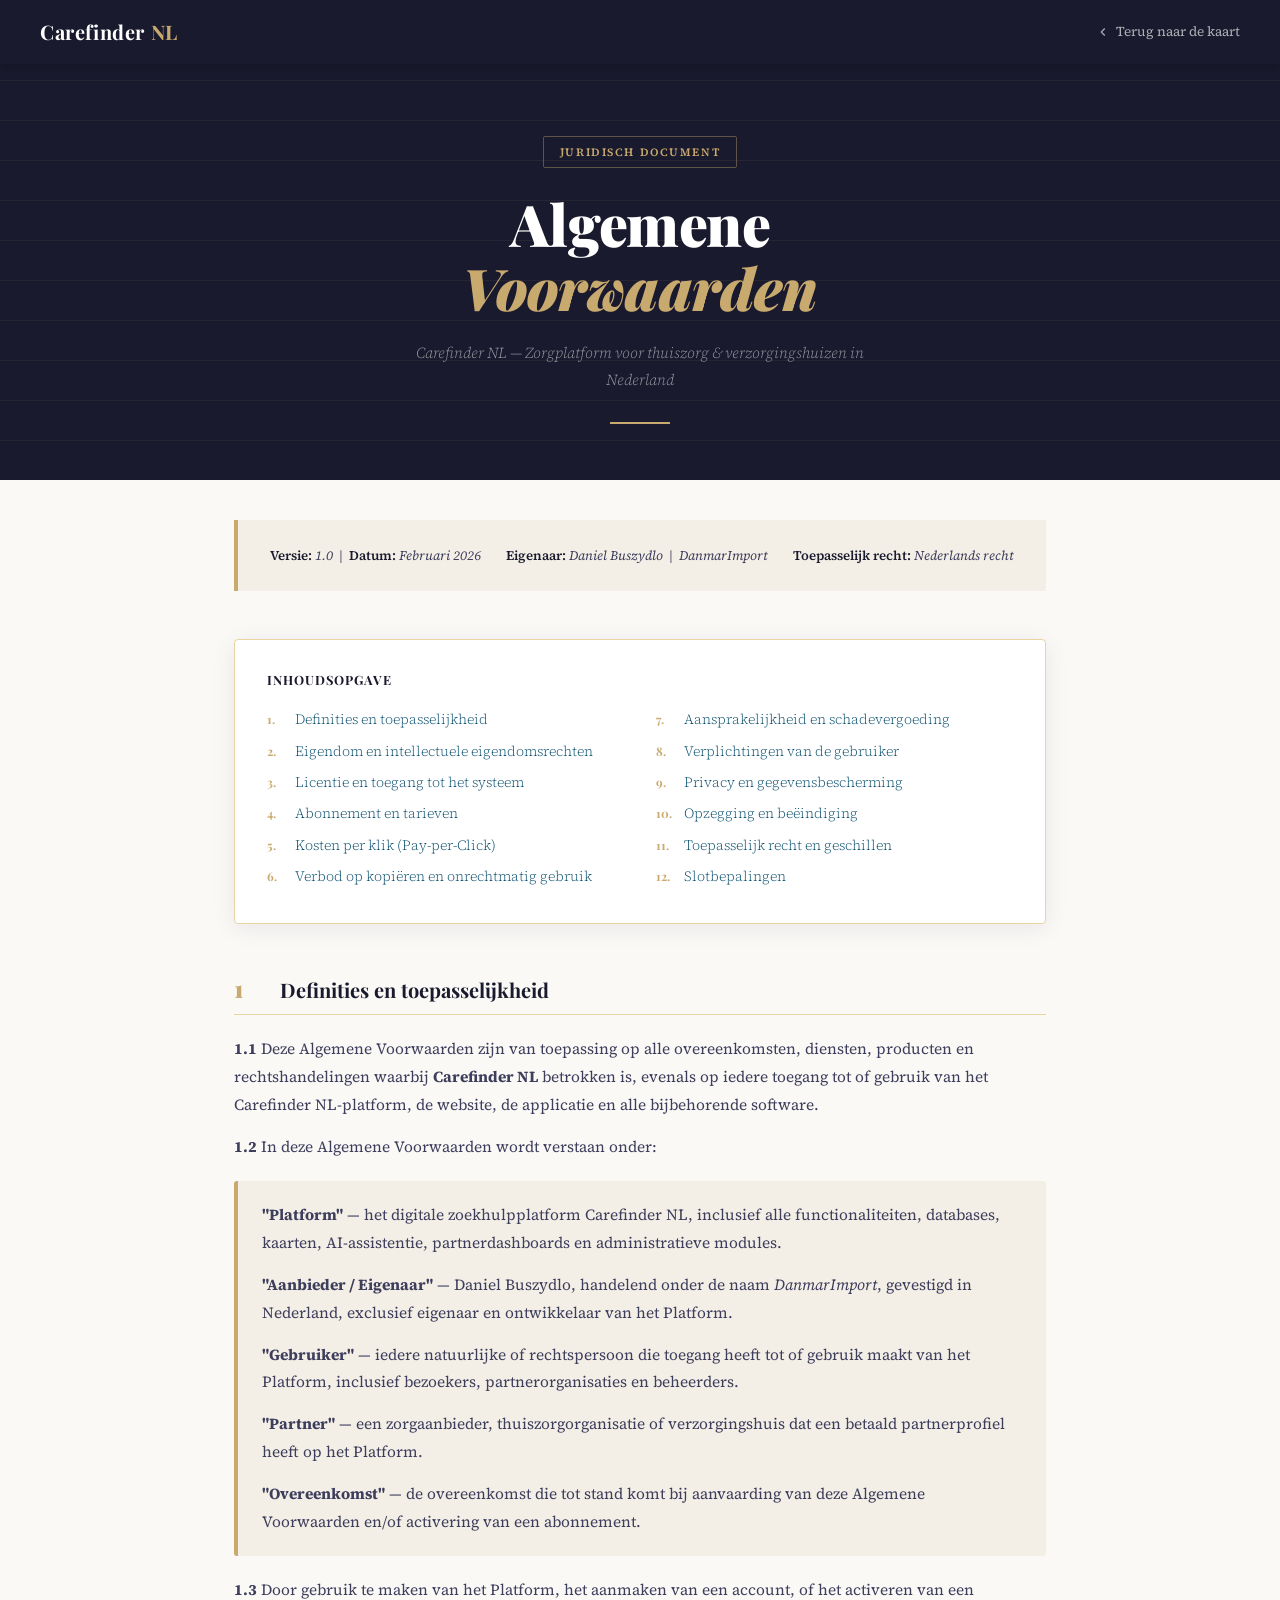
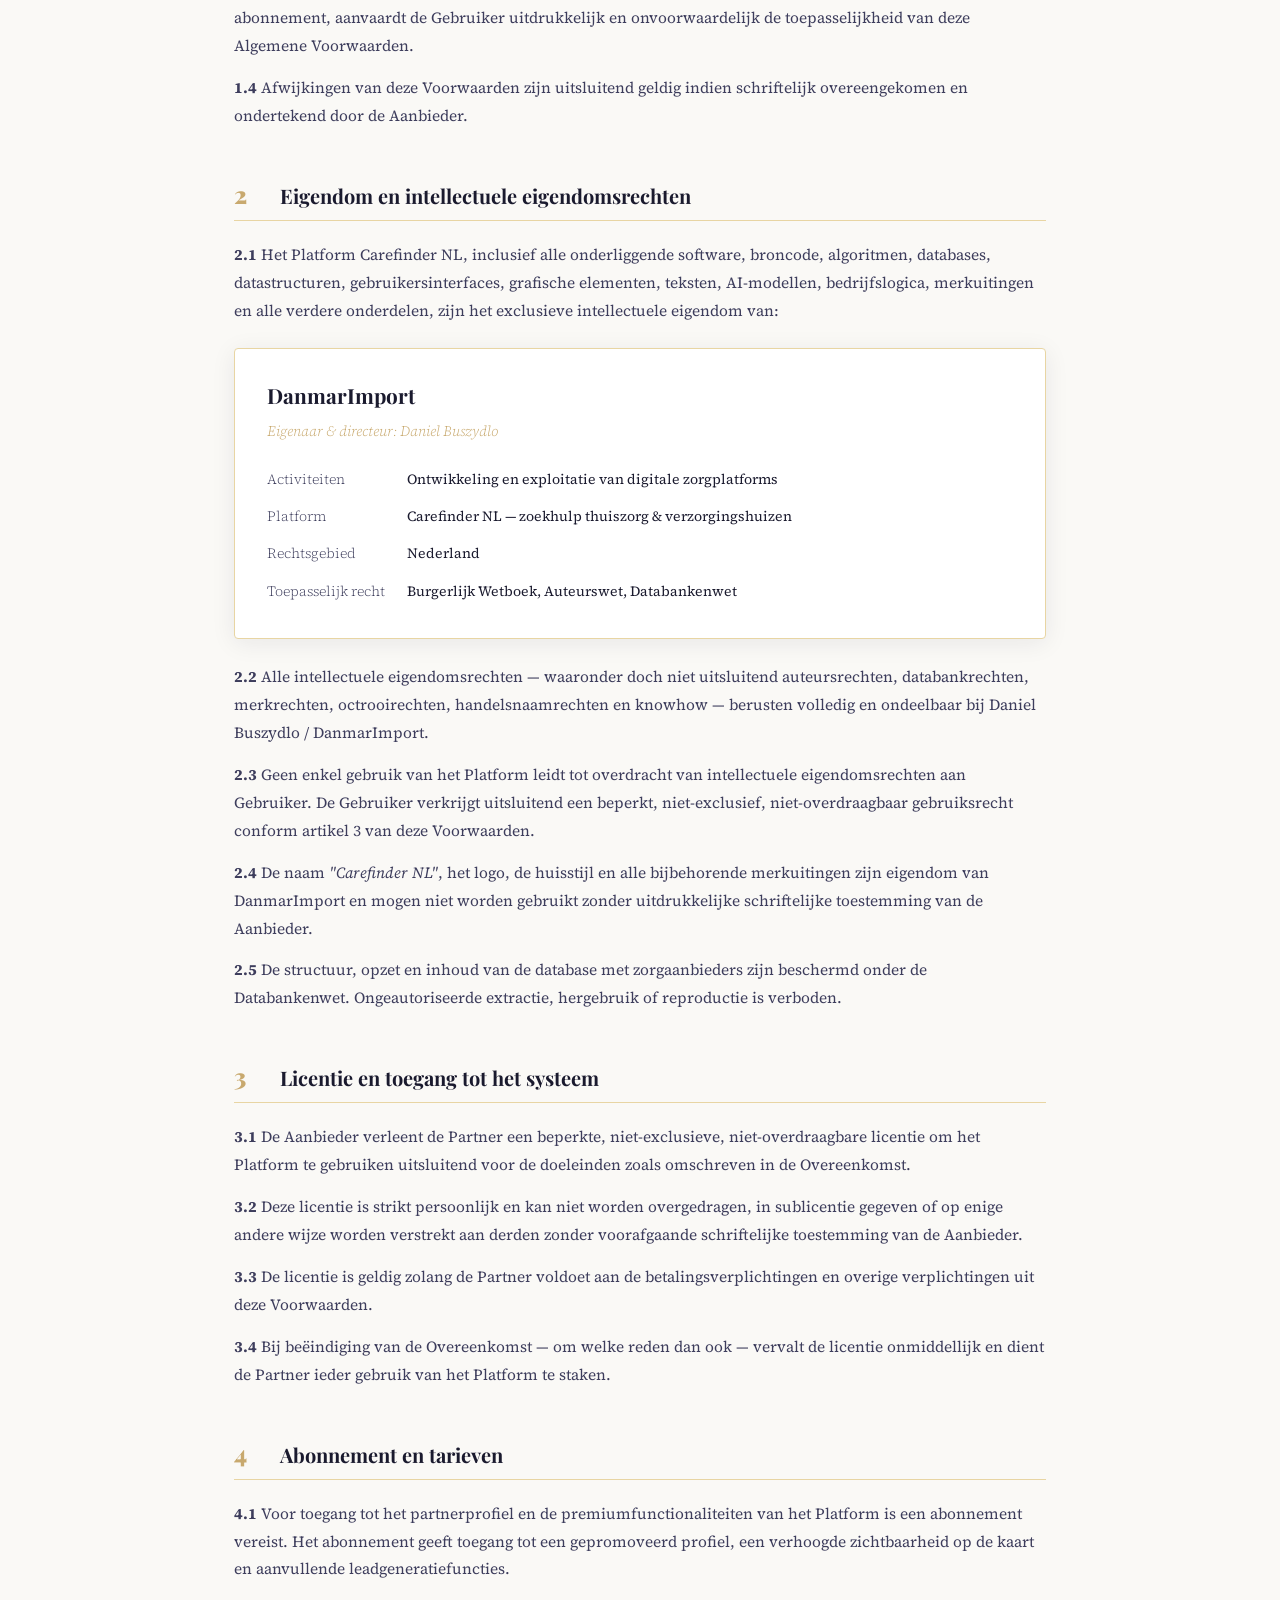
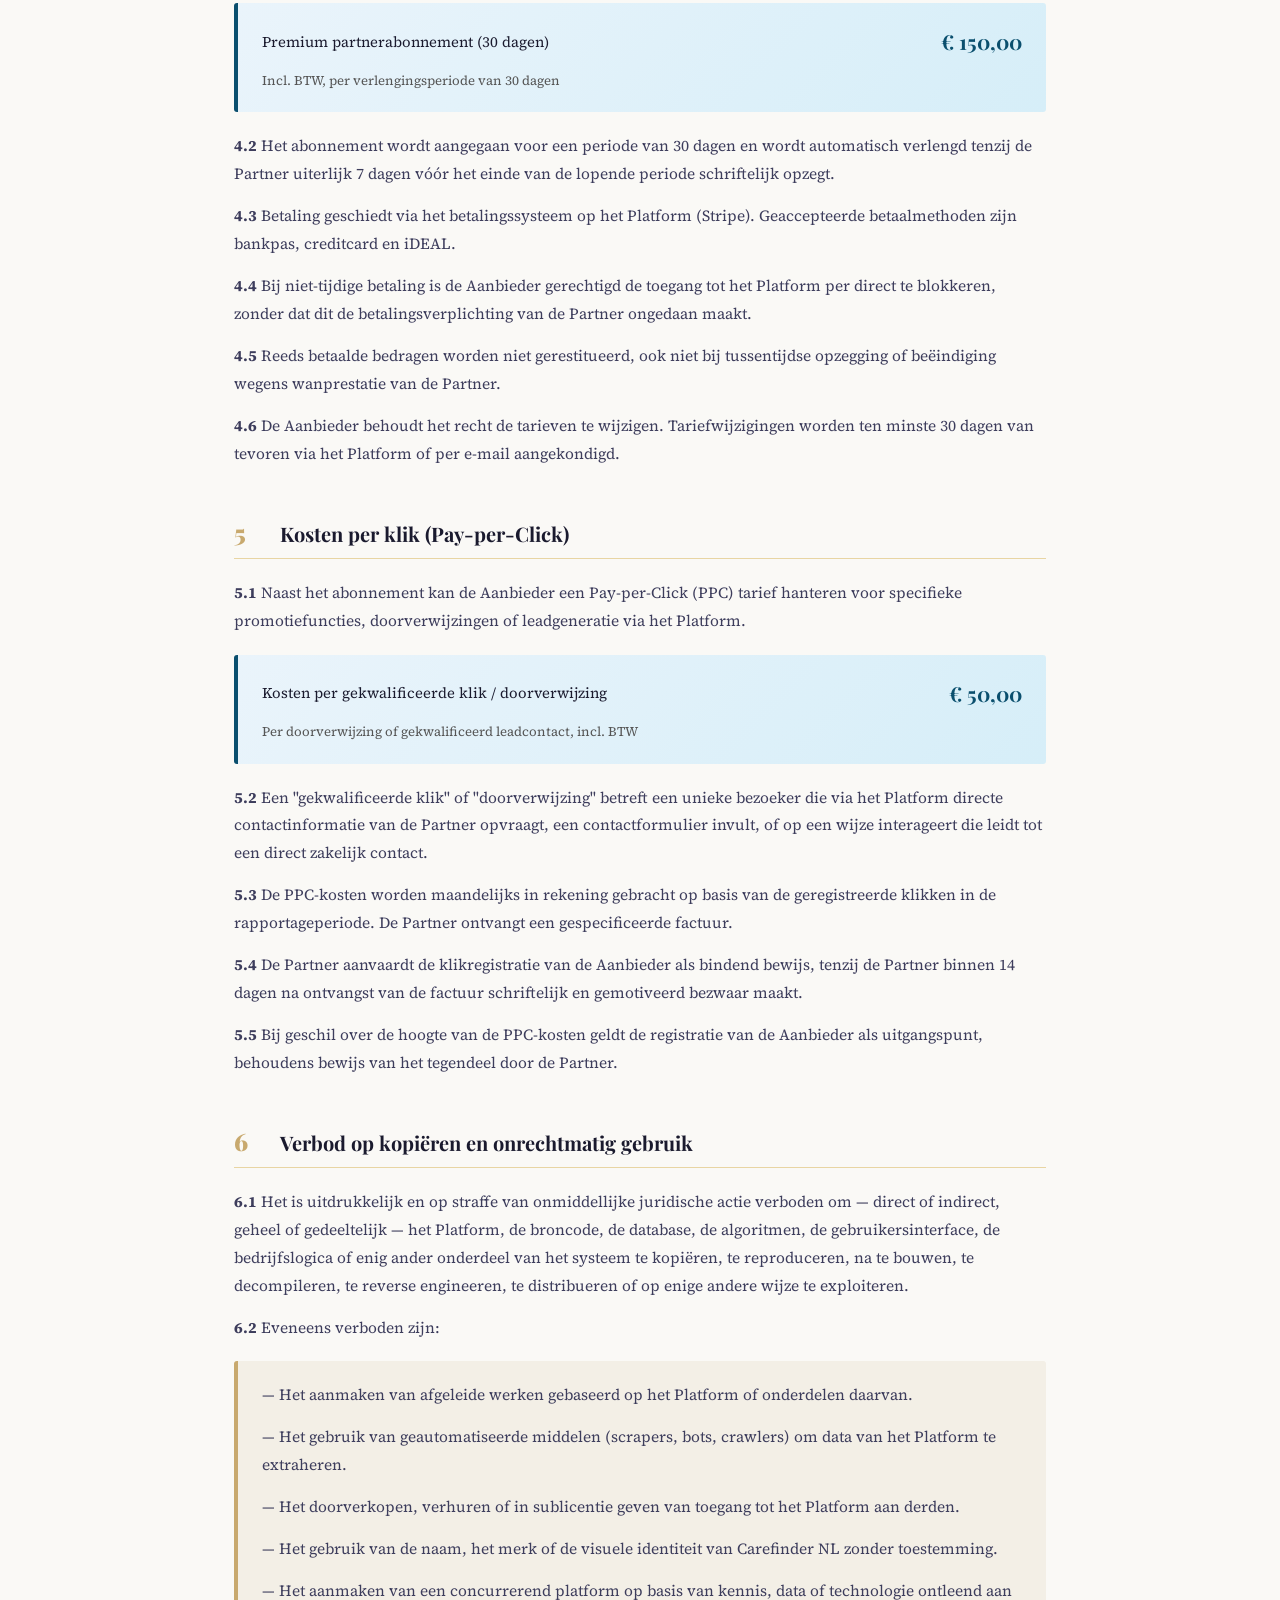
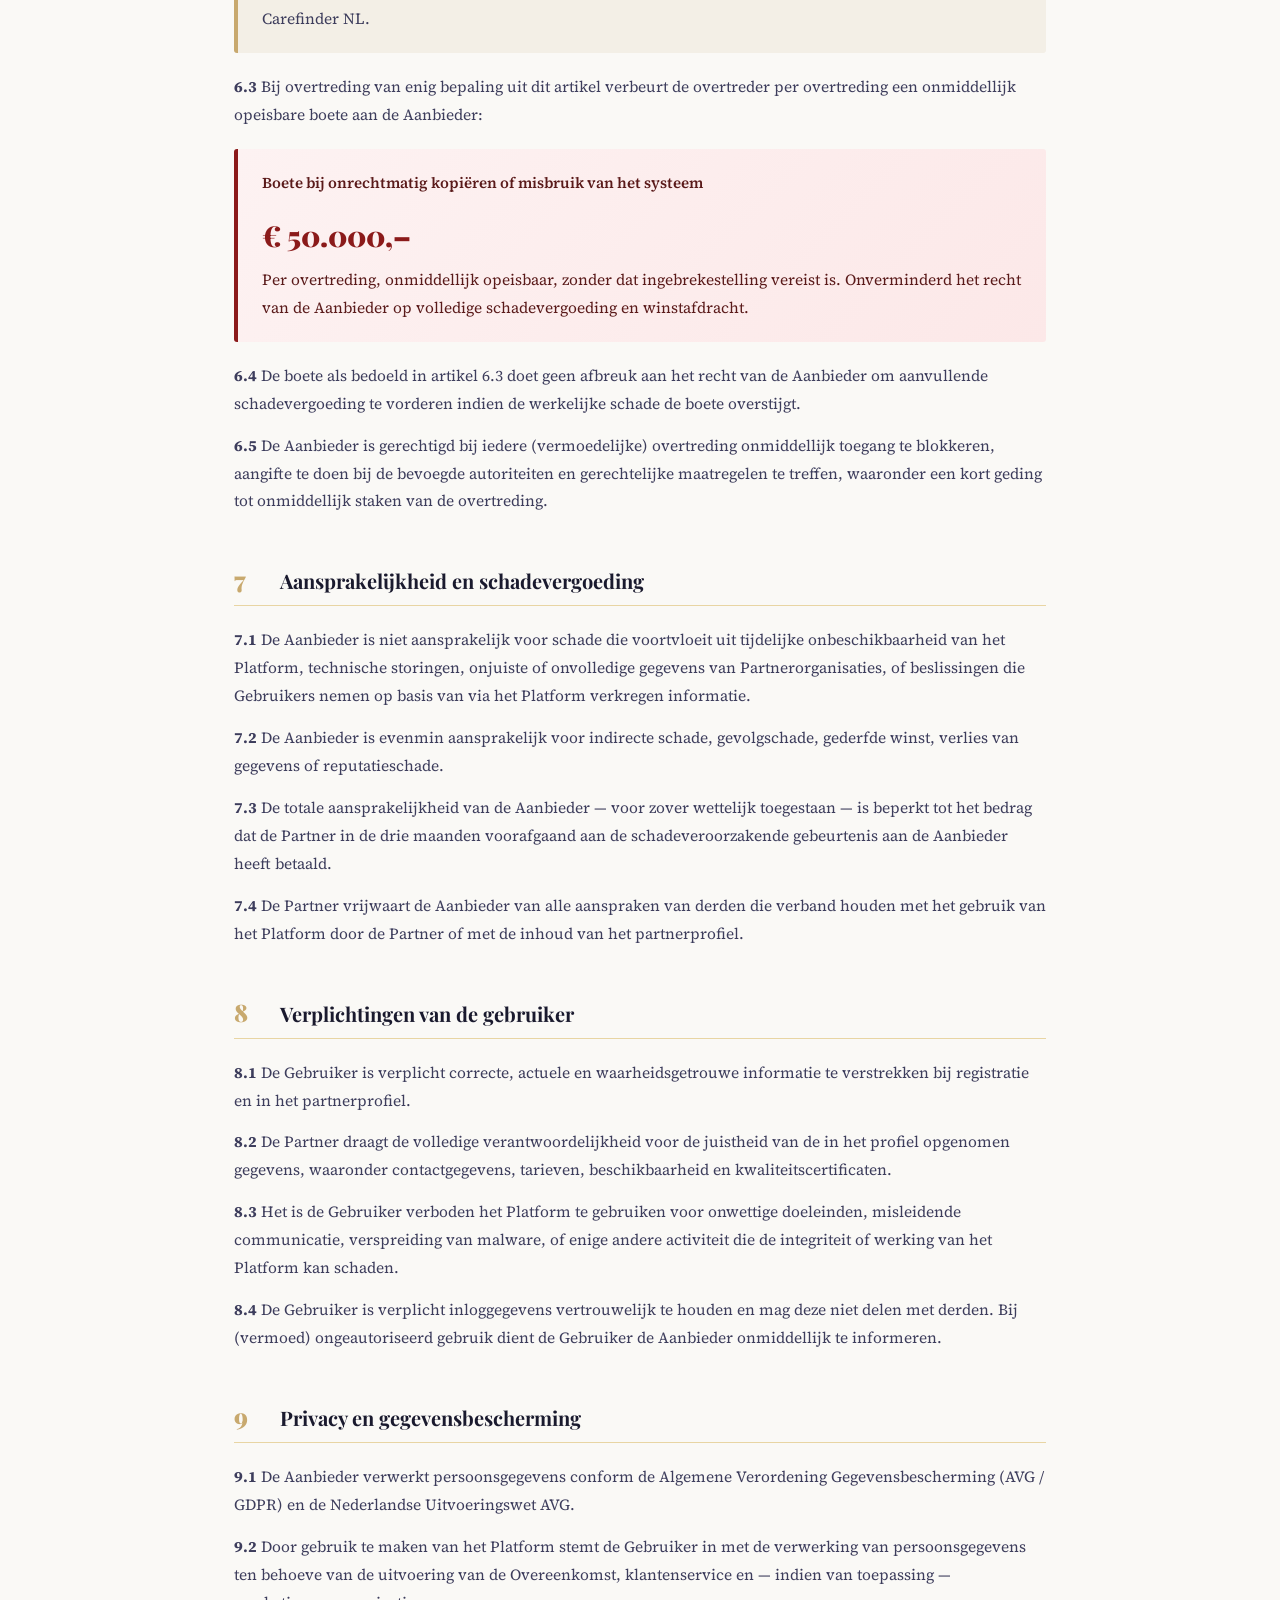
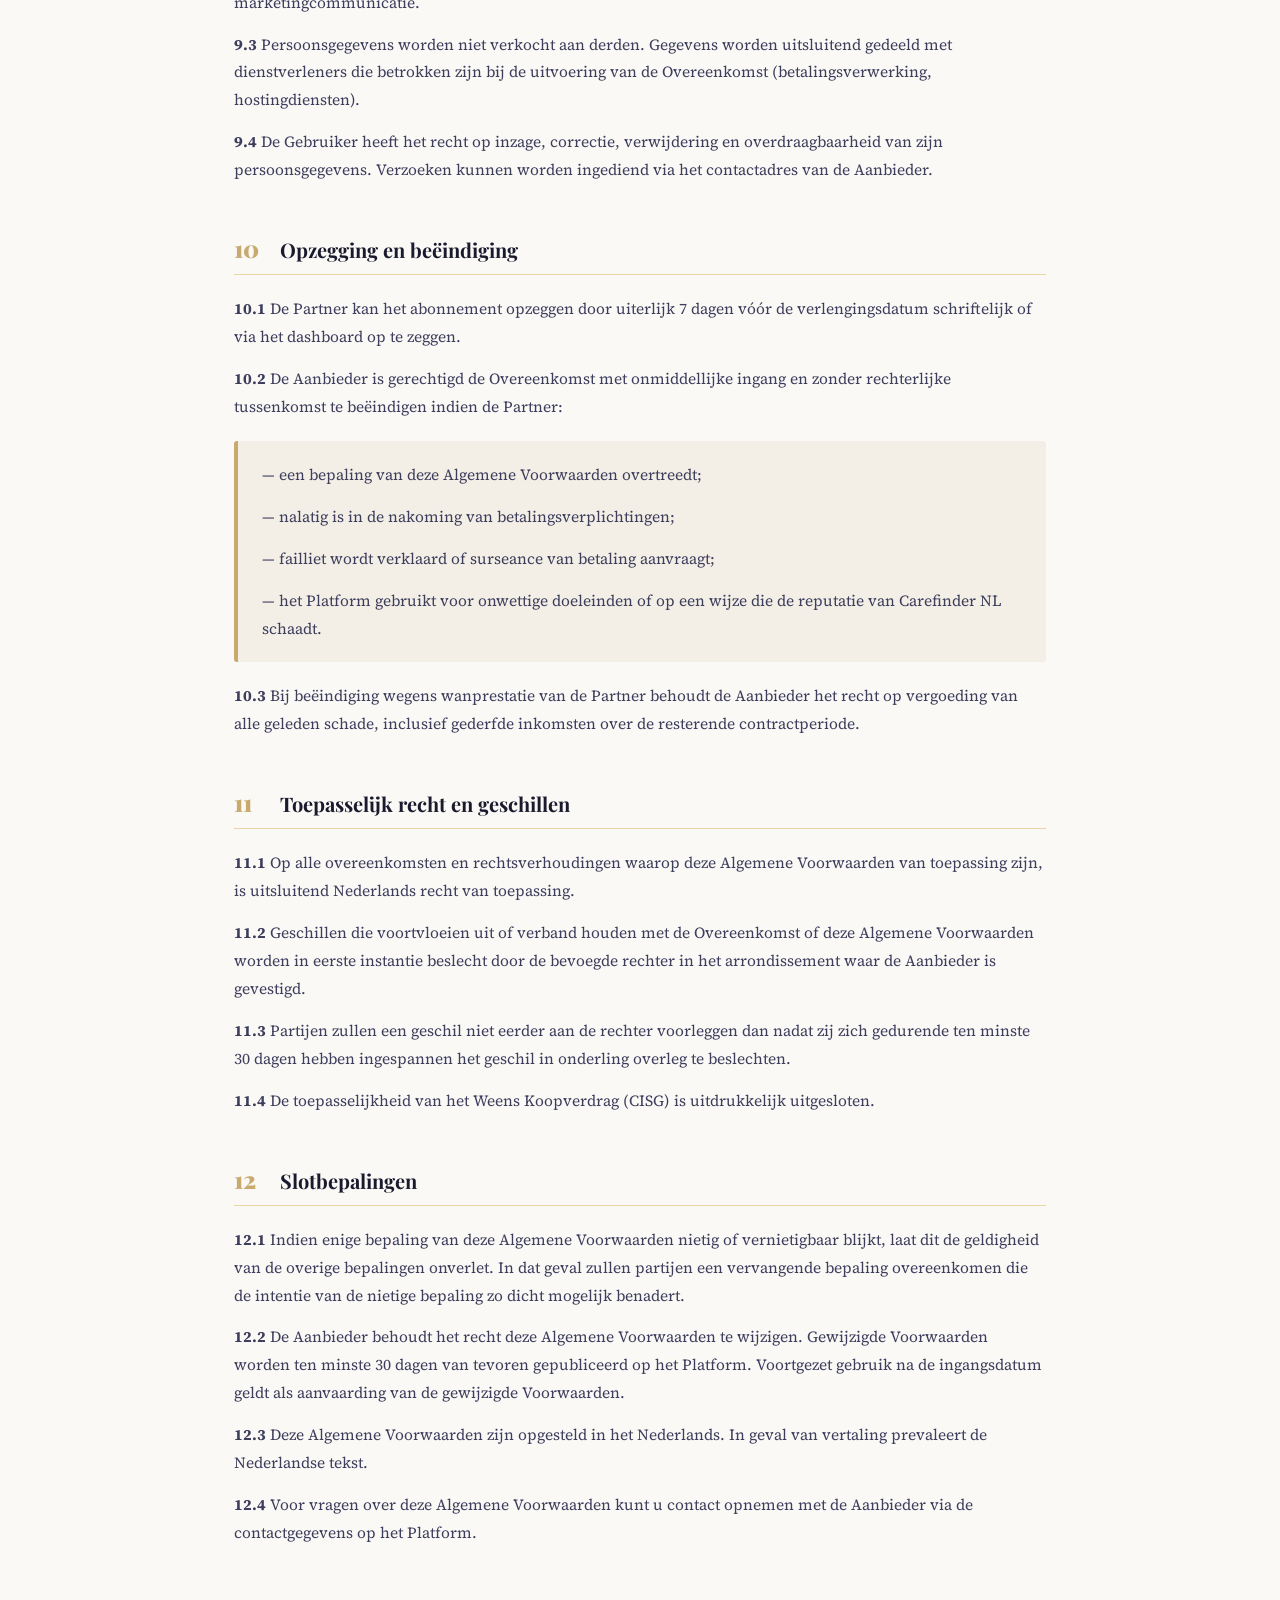
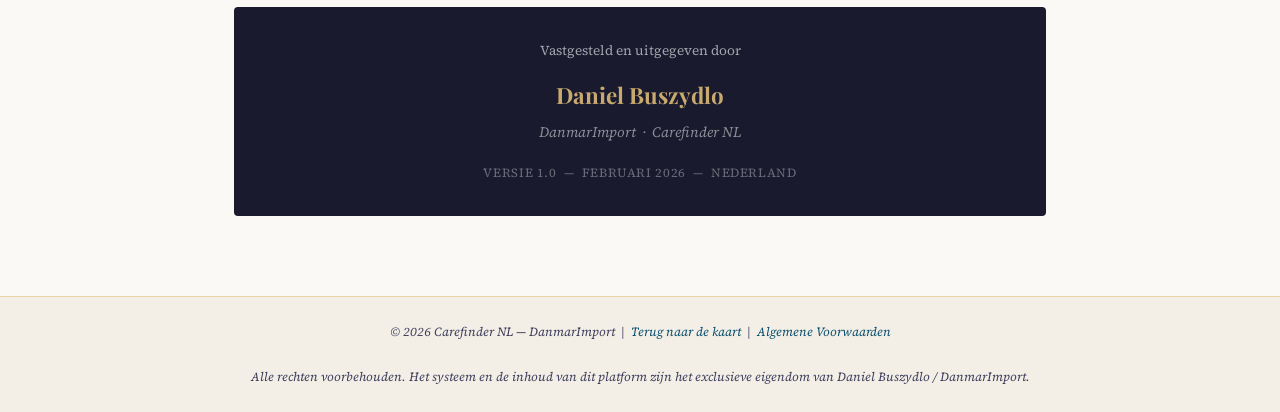
<file: static/algemene_voorwaarden.html>
<!DOCTYPE html>
<html lang="nl">
<head>
  <meta charset="UTF-8">
  <meta name="viewport" content="width=device-width, initial-scale=1.0">
  <title>Algemene Voorwaarden – Carefinder NL</title>
  <link rel="preconnect" href="https://fonts.googleapis.com">
  <link href="https://fonts.googleapis.com/css2?family=Playfair+Display:wght@700;900&family=Source+Serif+4:ital,wght@0,300;0,400;0,600;1,300&display=swap" rel="stylesheet">
  <style>
    :root {
      --ink:       #1a1a2e;
      --ink-light: #3d3d5c;
      --rule:      #c8a96e;
      --rule-light:#e8d5a3;
      --bg:        #faf9f6;
      --bg-warm:   #f3efe6;
      --accent:    #0a4f6e;
      --red:       #8b1a1a;
      --white:     #ffffff;
      --shadow:    0 4px 24px rgba(26,26,46,.08);
    }

    *, *::before, *::after { margin: 0; padding: 0; box-sizing: border-box; }

    html { scroll-behavior: smooth; }

    body {
      font-family: 'Source Serif 4', Georgia, serif;
      background: var(--bg);
      color: var(--ink);
      font-size: 16px;
      line-height: 1.8;
    }

    /* ── TOP BAR ── */
    .topbar {
      background: var(--ink);
      padding: 14px 40px;
      display: flex;
      align-items: center;
      justify-content: space-between;
      position: sticky;
      top: 0;
      z-index: 100;
      box-shadow: 0 2px 12px rgba(0,0,0,.25);
    }
    .topbar-logo {
      font-family: 'Playfair Display', serif;
      font-size: 1.25rem;
      font-weight: 700;
      color: var(--rule);
      letter-spacing: .03em;
      text-decoration: none;
    }
    .topbar-logo span { color: var(--white); }
    .topbar-back {
      font-family: 'Source Serif 4', serif;
      font-size: .85rem;
      color: rgba(255,255,255,.65);
      text-decoration: none;
      display: flex;
      align-items: center;
      gap: 6px;
      transition: color .2s;
    }
    .topbar-back:hover { color: var(--rule); }
    .topbar-back svg { width: 14px; height: 14px; flex-shrink: 0; }

    /* ── HERO ── */
    .hero {
      background: var(--ink);
      color: var(--white);
      padding: 72px 40px 56px;
      text-align: center;
      position: relative;
      overflow: hidden;
    }
    .hero::before {
      content: '';
      position: absolute;
      inset: 0;
      background: repeating-linear-gradient(
        0deg,
        transparent,
        transparent 39px,
        rgba(200,169,110,.07) 39px,
        rgba(200,169,110,.07) 40px
      );
    }
    .hero-badge {
      display: inline-block;
      font-size: .7rem;
      font-weight: 600;
      letter-spacing: .14em;
      text-transform: uppercase;
      color: var(--rule);
      border: 1px solid rgba(200,169,110,.4);
      padding: 5px 16px;
      border-radius: 2px;
      margin-bottom: 24px;
      position: relative;
    }
    .hero h1 {
      font-family: 'Playfair Display', serif;
      font-size: clamp(2.2rem, 5vw, 3.6rem);
      font-weight: 900;
      line-height: 1.1;
      letter-spacing: -.01em;
      position: relative;
      max-width: 700px;
      margin: 0 auto 20px;
    }
    .hero h1 em {
      font-style: italic;
      color: var(--rule);
    }
    .hero-sub {
      font-size: .95rem;
      color: rgba(255,255,255,.55);
      font-weight: 300;
      position: relative;
      max-width: 500px;
      margin: 0 auto;
      font-style: italic;
    }
    .hero-rule {
      width: 60px;
      height: 2px;
      background: var(--rule);
      margin: 28px auto 0;
      position: relative;
    }

    /* ── LAYOUT ── */
    .page-wrap {
      max-width: 860px;
      margin: 0 auto;
      padding: 0 24px 80px;
    }

    /* ── META INFO ── */
    .meta-bar {
      display: flex;
      flex-wrap: wrap;
      gap: 24px;
      align-items: center;
      justify-content: space-between;
      padding: 24px 32px;
      background: var(--bg-warm);
      border-left: 4px solid var(--rule);
      margin: 40px 0 48px;
      font-size: .82rem;
      color: var(--ink-light);
      font-style: italic;
    }
    .meta-bar strong { font-style: normal; color: var(--ink); font-weight: 600; }

    /* ── TOC ── */
    .toc {
      background: var(--white);
      border: 1px solid var(--rule-light);
      border-radius: 4px;
      padding: 28px 32px;
      margin-bottom: 52px;
      box-shadow: var(--shadow);
    }
    .toc-title {
      font-family: 'Playfair Display', serif;
      font-size: 1rem;
      font-weight: 700;
      color: var(--ink);
      margin-bottom: 16px;
      text-transform: uppercase;
      letter-spacing: .08em;
      font-size: .8rem;
    }
    .toc ol {
      list-style: none;
      columns: 2;
      column-gap: 32px;
    }
    .toc ol li {
      break-inside: avoid;
      margin-bottom: 6px;
    }
    .toc ol li a {
      color: var(--accent);
      text-decoration: none;
      font-size: .88rem;
      font-weight: 300;
      display: flex;
      align-items: baseline;
      gap: 8px;
      transition: color .2s;
    }
    .toc ol li a:hover { color: var(--rule); }
    .toc ol li a .num {
      font-family: 'Playfair Display', serif;
      font-weight: 700;
      font-size: .75rem;
      color: var(--rule);
      min-width: 20px;
    }

    /* ── SECTIONS ── */
    .section {
      margin-bottom: 52px;
      scroll-margin-top: 80px;
    }
    .section-header {
      display: flex;
      align-items: baseline;
      gap: 14px;
      margin-bottom: 20px;
      padding-bottom: 12px;
      border-bottom: 1px solid var(--rule-light);
    }
    .section-num {
      font-family: 'Playfair Display', serif;
      font-size: 1.5rem;
      font-weight: 900;
      color: var(--rule);
      line-height: 1;
      min-width: 32px;
    }
    .section-title {
      font-family: 'Playfair Display', serif;
      font-size: 1.25rem;
      font-weight: 700;
      color: var(--ink);
      line-height: 1.2;
    }
    .section p {
      color: var(--ink-light);
      margin-bottom: 14px;
      font-size: .97rem;
    }
    .section p:last-child { margin-bottom: 0; }

    /* ── HIGHLIGHT BOXES ── */
    .box {
      border-radius: 3px;
      padding: 20px 24px;
      margin: 20px 0;
      font-size: .93rem;
    }
    .box-price {
      background: linear-gradient(135deg, #eaf4fb 0%, #d6eef8 100%);
      border-left: 4px solid var(--accent);
    }
    .box-price .price-row {
      display: flex;
      align-items: center;
      justify-content: space-between;
      flex-wrap: wrap;
      gap: 8px;
      margin-bottom: 8px;
    }
    .box-price .price-row:last-child { margin-bottom: 0; }
    .box-price .label { color: var(--ink); font-weight: 400; }
    .box-price .amount {
      font-family: 'Playfair Display', serif;
      font-size: 1.3rem;
      font-weight: 700;
      color: var(--accent);
    }
    .box-warning {
      background: linear-gradient(135deg, #fdf2f2 0%, #fce8e8 100%);
      border-left: 4px solid var(--red);
    }
    .box-warning .penalty-amount {
      font-family: 'Playfair Display', serif;
      font-size: 1.8rem;
      font-weight: 900;
      color: var(--red);
      display: block;
      margin: 8px 0 4px;
    }
    .box-warning p { color: #5a1a1a; }
    .box-info {
      background: var(--bg-warm);
      border-left: 4px solid var(--rule);
    }
    .box-info p { color: var(--ink-light); }

    /* ── COMPANY CARD ── */
    .company-card {
      background: var(--white);
      border: 1px solid var(--rule-light);
      border-radius: 4px;
      padding: 28px 32px;
      box-shadow: var(--shadow);
      margin: 24px 0;
    }
    .company-card .company-name {
      font-family: 'Playfair Display', serif;
      font-size: 1.3rem;
      font-weight: 700;
      color: var(--ink);
      margin-bottom: 4px;
    }
    .company-card .company-owner {
      font-size: .9rem;
      color: var(--rule);
      font-style: italic;
      margin-bottom: 16px;
      font-weight: 300;
    }
    .company-card table {
      width: 100%;
      border-collapse: collapse;
      font-size: .88rem;
    }
    .company-card td {
      padding: 6px 0;
      vertical-align: top;
    }
    .company-card td:first-child {
      color: var(--ink-light);
      width: 140px;
      font-weight: 300;
    }
    .company-card td:last-child { color: var(--ink); font-weight: 400; }

    /* ── SIGNATURE BLOCK ── */
    .signature-block {
      margin-top: 60px;
      padding: 32px;
      background: var(--ink);
      color: var(--white);
      border-radius: 4px;
      text-align: center;
    }
    .signature-block p { color: rgba(255,255,255,.6); font-size: .85rem; margin-bottom: 8px; }
    .signature-block .sig-name {
      font-family: 'Playfair Display', serif;
      font-size: 1.4rem;
      font-weight: 700;
      color: var(--rule);
      margin: 12px 0 4px;
    }
    .signature-block .sig-company {
      font-size: .9rem;
      color: rgba(255,255,255,.5);
      font-style: italic;
    }
    .signature-block .sig-date {
      margin-top: 16px;
      font-size: .78rem;
      color: rgba(255,255,255,.35);
      letter-spacing: .05em;
      text-transform: uppercase;
    }

    /* ── FOOTER ── */
    footer {
      background: var(--bg-warm);
      border-top: 1px solid var(--rule-light);
      text-align: center;
      padding: 24px;
      font-size: .78rem;
      color: var(--ink-light);
      font-style: italic;
    }
    footer a { color: var(--accent); text-decoration: none; }
    footer a:hover { text-decoration: underline; }

    @media (max-width: 640px) {
      .topbar { padding: 14px 20px; }
      .hero { padding: 52px 20px 40px; }
      .page-wrap { padding: 0 16px 60px; }
      .toc ol { columns: 1; }
      .meta-bar { flex-direction: column; gap: 8px; }
      .company-card { padding: 20px; }
    }
  </style>
</head>
<body>

<!-- TOP BAR -->
<header class="topbar">
  <a href="/" class="topbar-logo"><span>Carefinder</span> NL</a>
  <a href="/" class="topbar-back">
    <svg viewBox="0 0 24 24" fill="none" stroke="currentColor" stroke-width="2"><polyline points="15 18 9 12 15 6"/></svg>
    Terug naar de kaart
  </a>
</header>

<!-- HERO -->
<section class="hero">
  <div class="hero-badge">Juridisch document</div>
  <h1>Algemene<br><em>Voorwaarden</em></h1>
  <p class="hero-sub">Carefinder NL — Zorgplatform voor thuiszorg &amp; verzorgingshuizen in Nederland</p>
  <div class="hero-rule"></div>
</section>

<!-- MAIN CONTENT -->
<div class="page-wrap">

  <!-- META -->
  <div class="meta-bar">
    <div><strong>Versie:</strong> 1.0 &nbsp;|&nbsp; <strong>Datum:</strong> Februari 2026</div>
    <div><strong>Eigenaar:</strong> Daniel Buszydlo &nbsp;|&nbsp; DanmarImport</div>
    <div><strong>Toepasselijk recht:</strong> Nederlands recht</div>
  </div>

  <!-- TOC -->
  <div class="toc">
    <div class="toc-title">Inhoudsopgave</div>
    <ol>
      <li><a href="#art1"><span class="num">1.</span> Definities en toepasselijkheid</a></li>
      <li><a href="#art2"><span class="num">2.</span> Eigendom en intellectuele eigendomsrechten</a></li>
      <li><a href="#art3"><span class="num">3.</span> Licentie en toegang tot het systeem</a></li>
      <li><a href="#art4"><span class="num">4.</span> Abonnement en tarieven</a></li>
      <li><a href="#art5"><span class="num">5.</span> Kosten per klik (Pay-per-Click)</a></li>
      <li><a href="#art6"><span class="num">6.</span> Verbod op kopiëren en onrechtmatig gebruik</a></li>
      <li><a href="#art7"><span class="num">7.</span> Aansprakelijkheid en schadevergoeding</a></li>
      <li><a href="#art8"><span class="num">8.</span> Verplichtingen van de gebruiker</a></li>
      <li><a href="#art9"><span class="num">9.</span> Privacy en gegevensbescherming</a></li>
      <li><a href="#art10"><span class="num">10.</span> Opzegging en beëindiging</a></li>
      <li><a href="#art11"><span class="num">11.</span> Toepasselijk recht en geschillen</a></li>
      <li><a href="#art12"><span class="num">12.</span> Slotbepalingen</a></li>
    </ol>
  </div>

  <!-- ART 1 -->
  <div class="section" id="art1">
    <div class="section-header">
      <span class="section-num">1</span>
      <h2 class="section-title">Definities en toepasselijkheid</h2>
    </div>
    <p><strong>1.1</strong> Deze Algemene Voorwaarden zijn van toepassing op alle overeenkomsten, diensten, producten en rechtshandelingen waarbij <strong>Carefinder NL</strong> betrokken is, evenals op iedere toegang tot of gebruik van het Carefinder NL-platform, de website, de applicatie en alle bijbehorende software.</p>
    <p><strong>1.2</strong> In deze Algemene Voorwaarden wordt verstaan onder:</p>
    <div class="box box-info">
      <p><strong>"Platform"</strong> — het digitale zoekhulpplatform Carefinder NL, inclusief alle functionaliteiten, databases, kaarten, AI-assistentie, partnerdashboards en administratieve modules.</p>
      <p><strong>"Aanbieder / Eigenaar"</strong> — Daniel Buszydlo, handelend onder de naam <em>DanmarImport</em>, gevestigd in Nederland, exclusief eigenaar en ontwikkelaar van het Platform.</p>
      <p><strong>"Gebruiker"</strong> — iedere natuurlijke of rechtspersoon die toegang heeft tot of gebruik maakt van het Platform, inclusief bezoekers, partnerorganisaties en beheerders.</p>
      <p><strong>"Partner"</strong> — een zorgaanbieder, thuiszorgorganisatie of verzorgingshuis dat een betaald partnerprofiel heeft op het Platform.</p>
      <p><strong>"Overeenkomst"</strong> — de overeenkomst die tot stand komt bij aanvaarding van deze Algemene Voorwaarden en/of activering van een abonnement.</p>
    </div>
    <p><strong>1.3</strong> Door gebruik te maken van het Platform, het aanmaken van een account, of het activeren van een abonnement, aanvaardt de Gebruiker uitdrukkelijk en onvoorwaardelijk de toepasselijkheid van deze Algemene Voorwaarden.</p>
    <p><strong>1.4</strong> Afwijkingen van deze Voorwaarden zijn uitsluitend geldig indien schriftelijk overeengekomen en ondertekend door de Aanbieder.</p>
  </div>

  <!-- ART 2 -->
  <div class="section" id="art2">
    <div class="section-header">
      <span class="section-num">2</span>
      <h2 class="section-title">Eigendom en intellectuele eigendomsrechten</h2>
    </div>
    <p><strong>2.1</strong> Het Platform Carefinder NL, inclusief alle onderliggende software, broncode, algoritmen, databases, datastructuren, gebruikersinterfaces, grafische elementen, teksten, AI-modellen, bedrijfslogica, merkuitingen en alle verdere onderdelen, zijn het exclusieve intellectuele eigendom van:</p>

    <div class="company-card">
      <div class="company-name">DanmarImport</div>
      <div class="company-owner">Eigenaar &amp; directeur: Daniel Buszydlo</div>
      <table>
        <tr><td>Activiteiten</td><td>Ontwikkeling en exploitatie van digitale zorgplatforms</td></tr>
        <tr><td>Platform</td><td>Carefinder NL — zoekhulp thuiszorg &amp; verzorgingshuizen</td></tr>
        <tr><td>Rechtsgebied</td><td>Nederland</td></tr>
        <tr><td>Toepasselijk recht</td><td>Burgerlijk Wetboek, Auteurswet, Databankenwet</td></tr>
      </table>
    </div>

    <p><strong>2.2</strong> Alle intellectuele eigendomsrechten — waaronder doch niet uitsluitend auteursrechten, databankrechten, merkrechten, octrooirechten, handelsnaamrechten en knowhow — berusten volledig en ondeelbaar bij Daniel Buszydlo / DanmarImport.</p>
    <p><strong>2.3</strong> Geen enkel gebruik van het Platform leidt tot overdracht van intellectuele eigendomsrechten aan Gebruiker. De Gebruiker verkrijgt uitsluitend een beperkt, niet-exclusief, niet-overdraagbaar gebruiksrecht conform artikel 3 van deze Voorwaarden.</p>
    <p><strong>2.4</strong> De naam <em>"Carefinder NL"</em>, het logo, de huisstijl en alle bijbehorende merkuitingen zijn eigendom van DanmarImport en mogen niet worden gebruikt zonder uitdrukkelijke schriftelijke toestemming van de Aanbieder.</p>
    <p><strong>2.5</strong> De structuur, opzet en inhoud van de database met zorgaanbieders zijn beschermd onder de Databankenwet. Ongeautoriseerde extractie, hergebruik of reproductie is verboden.</p>
  </div>

  <!-- ART 3 -->
  <div class="section" id="art3">
    <div class="section-header">
      <span class="section-num">3</span>
      <h2 class="section-title">Licentie en toegang tot het systeem</h2>
    </div>
    <p><strong>3.1</strong> De Aanbieder verleent de Partner een beperkte, niet-exclusieve, niet-overdraagbare licentie om het Platform te gebruiken uitsluitend voor de doeleinden zoals omschreven in de Overeenkomst.</p>
    <p><strong>3.2</strong> Deze licentie is strikt persoonlijk en kan niet worden overgedragen, in sublicentie gegeven of op enige andere wijze worden verstrekt aan derden zonder voorafgaande schriftelijke toestemming van de Aanbieder.</p>
    <p><strong>3.3</strong> De licentie is geldig zolang de Partner voldoet aan de betalingsverplichtingen en overige verplichtingen uit deze Voorwaarden.</p>
    <p><strong>3.4</strong> Bij beëindiging van de Overeenkomst — om welke reden dan ook — vervalt de licentie onmiddellijk en dient de Partner ieder gebruik van het Platform te staken.</p>
  </div>

  <!-- ART 4 -->
  <div class="section" id="art4">
    <div class="section-header">
      <span class="section-num">4</span>
      <h2 class="section-title">Abonnement en tarieven</h2>
    </div>
    <p><strong>4.1</strong> Voor toegang tot het partnerprofiel en de premiumfunctionaliteiten van het Platform is een abonnement vereist. Het abonnement geeft toegang tot een gepromoveerd profiel, een verhoogde zichtbaarheid op de kaart en aanvullende leadgeneratiefuncties.</p>

    <div class="box box-price">
      <div class="price-row">
        <span class="label">Premium partnerabonnement (30 dagen)</span>
        <span class="amount">€ 150,00</span>
      </div>
      <div class="price-row">
        <span class="label" style="font-size:.82rem;color:#555;">Incl. BTW, per verlengingsperiode van 30 dagen</span>
        <span class="amount" style="font-size:.9rem;color:#555;"></span>
      </div>
    </div>

    <p><strong>4.2</strong> Het abonnement wordt aangegaan voor een periode van 30 dagen en wordt automatisch verlengd tenzij de Partner uiterlijk 7 dagen vóór het einde van de lopende periode schriftelijk opzegt.</p>
    <p><strong>4.3</strong> Betaling geschiedt via het betalingssysteem op het Platform (Stripe). Geaccepteerde betaalmethoden zijn bankpas, creditcard en iDEAL.</p>
    <p><strong>4.4</strong> Bij niet-tijdige betaling is de Aanbieder gerechtigd de toegang tot het Platform per direct te blokkeren, zonder dat dit de betalingsverplichting van de Partner ongedaan maakt.</p>
    <p><strong>4.5</strong> Reeds betaalde bedragen worden niet gerestitueerd, ook niet bij tussentijdse opzegging of beëindiging wegens wanprestatie van de Partner.</p>
    <p><strong>4.6</strong> De Aanbieder behoudt het recht de tarieven te wijzigen. Tariefwijzigingen worden ten minste 30 dagen van tevoren via het Platform of per e-mail aangekondigd.</p>
  </div>

  <!-- ART 5 -->
  <div class="section" id="art5">
    <div class="section-header">
      <span class="section-num">5</span>
      <h2 class="section-title">Kosten per klik (Pay-per-Click)</h2>
    </div>
    <p><strong>5.1</strong> Naast het abonnement kan de Aanbieder een Pay-per-Click (PPC) tarief hanteren voor specifieke promotiefuncties, doorverwijzingen of leadgeneratie via het Platform.</p>

    <div class="box box-price">
      <div class="price-row">
        <span class="label">Kosten per gekwalificeerde klik / doorverwijzing</span>
        <span class="amount">€ 50,00</span>
      </div>
      <div class="price-row">
        <span class="label" style="font-size:.82rem;color:#555;">Per doorverwijzing of gekwalificeerd leadcontact, incl. BTW</span>
      </div>
    </div>

    <p><strong>5.2</strong> Een "gekwalificeerde klik" of "doorverwijzing" betreft een unieke bezoeker die via het Platform directe contactinformatie van de Partner opvraagt, een contactformulier invult, of op een wijze interageert die leidt tot een direct zakelijk contact.</p>
    <p><strong>5.3</strong> De PPC-kosten worden maandelijks in rekening gebracht op basis van de geregistreerde klikken in de rapportageperiode. De Partner ontvangt een gespecificeerde factuur.</p>
    <p><strong>5.4</strong> De Partner aanvaardt de klikregistratie van de Aanbieder als bindend bewijs, tenzij de Partner binnen 14 dagen na ontvangst van de factuur schriftelijk en gemotiveerd bezwaar maakt.</p>
    <p><strong>5.5</strong> Bij geschil over de hoogte van de PPC-kosten geldt de registratie van de Aanbieder als uitgangspunt, behoudens bewijs van het tegendeel door de Partner.</p>
  </div>

  <!-- ART 6 -->
  <div class="section" id="art6">
    <div class="section-header">
      <span class="section-num">6</span>
      <h2 class="section-title">Verbod op kopiëren en onrechtmatig gebruik</h2>
    </div>
    <p><strong>6.1</strong> Het is uitdrukkelijk en op straffe van onmiddellijke juridische actie verboden om — direct of indirect, geheel of gedeeltelijk — het Platform, de broncode, de database, de algoritmen, de gebruikersinterface, de bedrijfslogica of enig ander onderdeel van het systeem te kopiëren, te reproduceren, na te bouwen, te decompileren, te reverse engineeren, te distribueren of op enige andere wijze te exploiteren.</p>
    <p><strong>6.2</strong> Eveneens verboden zijn:</p>
    <div class="box box-info">
      <p>— Het aanmaken van afgeleide werken gebaseerd op het Platform of onderdelen daarvan.</p>
      <p>— Het gebruik van geautomatiseerde middelen (scrapers, bots, crawlers) om data van het Platform te extraheren.</p>
      <p>— Het doorverkopen, verhuren of in sublicentie geven van toegang tot het Platform aan derden.</p>
      <p>— Het gebruik van de naam, het merk of de visuele identiteit van Carefinder NL zonder toestemming.</p>
      <p>— Het aanmaken van een concurrerend platform op basis van kennis, data of technologie ontleend aan Carefinder NL.</p>
    </div>
    <p><strong>6.3</strong> Bij overtreding van enig bepaling uit dit artikel verbeurt de overtreder per overtreding een onmiddellijk opeisbare boete aan de Aanbieder:</p>

    <div class="box box-warning">
      <p style="font-weight:600;font-size:.95rem;">Boete bij onrechtmatig kopiëren of misbruik van het systeem</p>
      <span class="penalty-amount">€ 50.000,–</span>
      <p>Per overtreding, onmiddellijk opeisbaar, zonder dat ingebrekestelling vereist is. Onverminderd het recht van de Aanbieder op volledige schadevergoeding en winstafdracht.</p>
    </div>

    <p><strong>6.4</strong> De boete als bedoeld in artikel 6.3 doet geen afbreuk aan het recht van de Aanbieder om aanvullende schadevergoeding te vorderen indien de werkelijke schade de boete overstijgt.</p>
    <p><strong>6.5</strong> De Aanbieder is gerechtigd bij iedere (vermoedelijke) overtreding onmiddellijk toegang te blokkeren, aangifte te doen bij de bevoegde autoriteiten en gerechtelijke maatregelen te treffen, waaronder een kort geding tot onmiddellijk staken van de overtreding.</p>
  </div>

  <!-- ART 7 -->
  <div class="section" id="art7">
    <div class="section-header">
      <span class="section-num">7</span>
      <h2 class="section-title">Aansprakelijkheid en schadevergoeding</h2>
    </div>
    <p><strong>7.1</strong> De Aanbieder is niet aansprakelijk voor schade die voortvloeit uit tijdelijke onbeschikbaarheid van het Platform, technische storingen, onjuiste of onvolledige gegevens van Partnerorganisaties, of beslissingen die Gebruikers nemen op basis van via het Platform verkregen informatie.</p>
    <p><strong>7.2</strong> De Aanbieder is evenmin aansprakelijk voor indirecte schade, gevolgschade, gederfde winst, verlies van gegevens of reputatieschade.</p>
    <p><strong>7.3</strong> De totale aansprakelijkheid van de Aanbieder — voor zover wettelijk toegestaan — is beperkt tot het bedrag dat de Partner in de drie maanden voorafgaand aan de schadeveroorzakende gebeurtenis aan de Aanbieder heeft betaald.</p>
    <p><strong>7.4</strong> De Partner vrijwaart de Aanbieder van alle aanspraken van derden die verband houden met het gebruik van het Platform door de Partner of met de inhoud van het partnerprofiel.</p>
  </div>

  <!-- ART 8 -->
  <div class="section" id="art8">
    <div class="section-header">
      <span class="section-num">8</span>
      <h2 class="section-title">Verplichtingen van de gebruiker</h2>
    </div>
    <p><strong>8.1</strong> De Gebruiker is verplicht correcte, actuele en waarheidsgetrouwe informatie te verstrekken bij registratie en in het partnerprofiel.</p>
    <p><strong>8.2</strong> De Partner draagt de volledige verantwoordelijkheid voor de juistheid van de in het profiel opgenomen gegevens, waaronder contactgegevens, tarieven, beschikbaarheid en kwaliteitscertificaten.</p>
    <p><strong>8.3</strong> Het is de Gebruiker verboden het Platform te gebruiken voor onwettige doeleinden, misleidende communicatie, verspreiding van malware, of enige andere activiteit die de integriteit of werking van het Platform kan schaden.</p>
    <p><strong>8.4</strong> De Gebruiker is verplicht inloggegevens vertrouwelijk te houden en mag deze niet delen met derden. Bij (vermoed) ongeautoriseerd gebruik dient de Gebruiker de Aanbieder onmiddellijk te informeren.</p>
  </div>

  <!-- ART 9 -->
  <div class="section" id="art9">
    <div class="section-header">
      <span class="section-num">9</span>
      <h2 class="section-title">Privacy en gegevensbescherming</h2>
    </div>
    <p><strong>9.1</strong> De Aanbieder verwerkt persoonsgegevens conform de Algemene Verordening Gegevensbescherming (AVG / GDPR) en de Nederlandse Uitvoeringswet AVG.</p>
    <p><strong>9.2</strong> Door gebruik te maken van het Platform stemt de Gebruiker in met de verwerking van persoonsgegevens ten behoeve van de uitvoering van de Overeenkomst, klantenservice en — indien van toepassing — marketingcommunicatie.</p>
    <p><strong>9.3</strong> Persoonsgegevens worden niet verkocht aan derden. Gegevens worden uitsluitend gedeeld met dienstverleners die betrokken zijn bij de uitvoering van de Overeenkomst (betalingsverwerking, hostingdiensten).</p>
    <p><strong>9.4</strong> De Gebruiker heeft het recht op inzage, correctie, verwijdering en overdraagbaarheid van zijn persoonsgegevens. Verzoeken kunnen worden ingediend via het contactadres van de Aanbieder.</p>
  </div>

  <!-- ART 10 -->
  <div class="section" id="art10">
    <div class="section-header">
      <span class="section-num">10</span>
      <h2 class="section-title">Opzegging en beëindiging</h2>
    </div>
    <p><strong>10.1</strong> De Partner kan het abonnement opzeggen door uiterlijk 7 dagen vóór de verlengingsdatum schriftelijk of via het dashboard op te zeggen.</p>
    <p><strong>10.2</strong> De Aanbieder is gerechtigd de Overeenkomst met onmiddellijke ingang en zonder rechterlijke tussenkomst te beëindigen indien de Partner:</p>
    <div class="box box-info">
      <p>— een bepaling van deze Algemene Voorwaarden overtreedt;</p>
      <p>— nalatig is in de nakoming van betalingsverplichtingen;</p>
      <p>— failliet wordt verklaard of surseance van betaling aanvraagt;</p>
      <p>— het Platform gebruikt voor onwettige doeleinden of op een wijze die de reputatie van Carefinder NL schaadt.</p>
    </div>
    <p><strong>10.3</strong> Bij beëindiging wegens wanprestatie van de Partner behoudt de Aanbieder het recht op vergoeding van alle geleden schade, inclusief gederfde inkomsten over de resterende contractperiode.</p>
  </div>

  <!-- ART 11 -->
  <div class="section" id="art11">
    <div class="section-header">
      <span class="section-num">11</span>
      <h2 class="section-title">Toepasselijk recht en geschillen</h2>
    </div>
    <p><strong>11.1</strong> Op alle overeenkomsten en rechtsverhoudingen waarop deze Algemene Voorwaarden van toepassing zijn, is uitsluitend Nederlands recht van toepassing.</p>
    <p><strong>11.2</strong> Geschillen die voortvloeien uit of verband houden met de Overeenkomst of deze Algemene Voorwaarden worden in eerste instantie beslecht door de bevoegde rechter in het arrondissement waar de Aanbieder is gevestigd.</p>
    <p><strong>11.3</strong> Partijen zullen een geschil niet eerder aan de rechter voorleggen dan nadat zij zich gedurende ten minste 30 dagen hebben ingespannen het geschil in onderling overleg te beslechten.</p>
    <p><strong>11.4</strong> De toepasselijkheid van het Weens Koopverdrag (CISG) is uitdrukkelijk uitgesloten.</p>
  </div>

  <!-- ART 12 -->
  <div class="section" id="art12">
    <div class="section-header">
      <span class="section-num">12</span>
      <h2 class="section-title">Slotbepalingen</h2>
    </div>
    <p><strong>12.1</strong> Indien enige bepaling van deze Algemene Voorwaarden nietig of vernietigbaar blijkt, laat dit de geldigheid van de overige bepalingen onverlet. In dat geval zullen partijen een vervangende bepaling overeenkomen die de intentie van de nietige bepaling zo dicht mogelijk benadert.</p>
    <p><strong>12.2</strong> De Aanbieder behoudt het recht deze Algemene Voorwaarden te wijzigen. Gewijzigde Voorwaarden worden ten minste 30 dagen van tevoren gepubliceerd op het Platform. Voortgezet gebruik na de ingangsdatum geldt als aanvaarding van de gewijzigde Voorwaarden.</p>
    <p><strong>12.3</strong> Deze Algemene Voorwaarden zijn opgesteld in het Nederlands. In geval van vertaling prevaleert de Nederlandse tekst.</p>
    <p><strong>12.4</strong> Voor vragen over deze Algemene Voorwaarden kunt u contact opnemen met de Aanbieder via de contactgegevens op het Platform.</p>
  </div>

  <!-- SIGNATURE -->
  <div class="signature-block">
    <p>Vastgesteld en uitgegeven door</p>
    <div class="sig-name">Daniel Buszydlo</div>
    <div class="sig-company">DanmarImport &nbsp;·&nbsp; Carefinder NL</div>
    <div class="sig-date">Versie 1.0 &nbsp;—&nbsp; Februari 2026 &nbsp;—&nbsp; Nederland</div>
  </div>

</div><!-- /.page-wrap -->

<footer>
  &copy; 2026 Carefinder NL — DanmarImport &nbsp;|&nbsp;
  <a href="/">Terug naar de kaart</a> &nbsp;|&nbsp;
  <a href="/algemene-voorwaarden">Algemene Voorwaarden</a>
  <br><br>
  Alle rechten voorbehouden. Het systeem en de inhoud van dit platform zijn het exclusieve eigendom van Daniel Buszydlo / DanmarImport.
</footer>

</body>
</html>
</file>
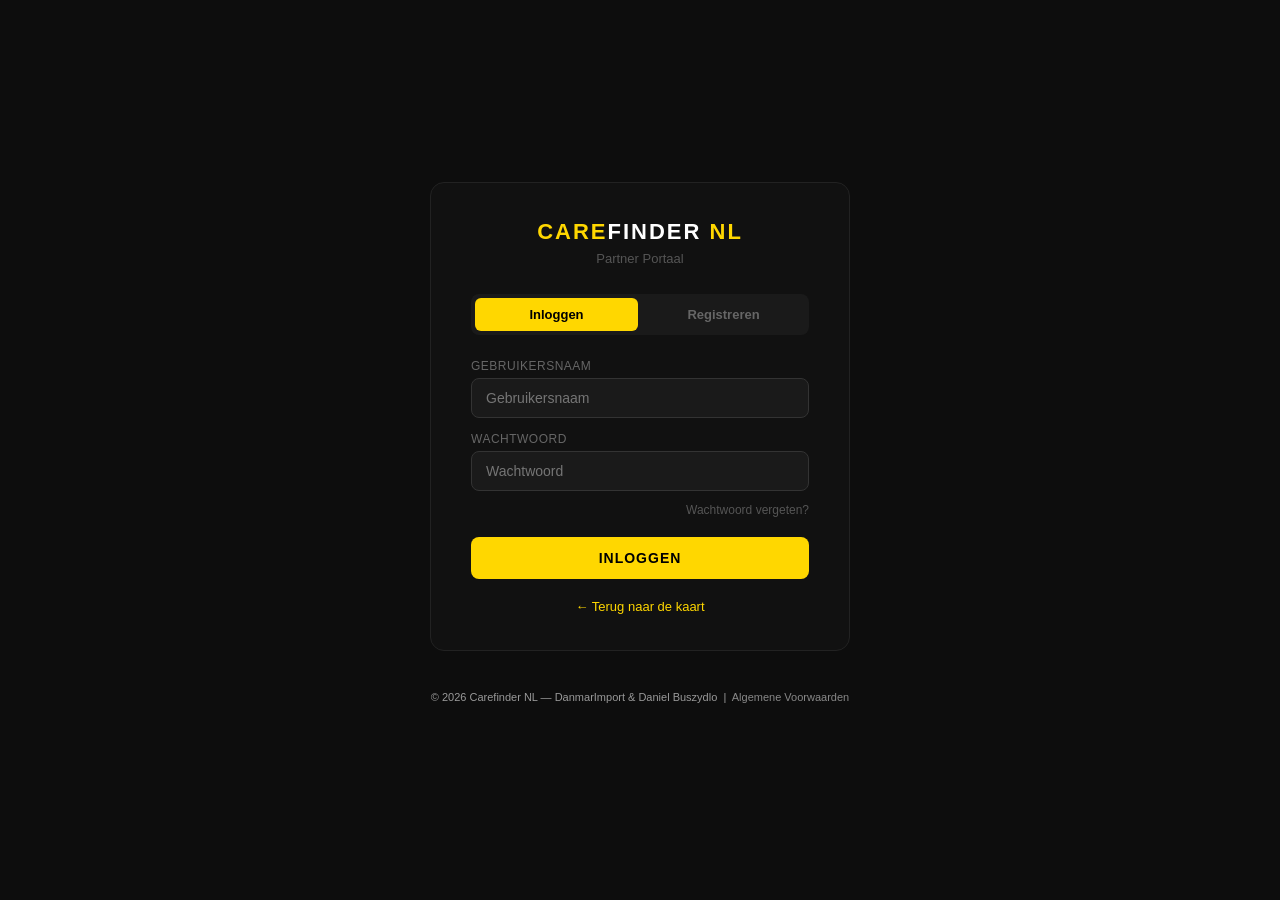
<file: static/login.html>
<!DOCTYPE html>
<html lang="nl">
<head>
<meta charset="UTF-8">
<meta name="viewport" content="width=device-width, initial-scale=1.0">
<title>Carefinder NL – Inloggen</title>
<style>
*{box-sizing:border-box;margin:0;padding:0}
body{font-family:'Segoe UI',sans-serif;background:#0d0d0d;color:#fff;min-height:100vh;display:flex;flex-direction:column;align-items:center;justify-content:center}
.card{background:#111;border:1px solid #222;border-radius:14px;padding:36px 40px;width:100%;max-width:420px}
.logo{font-size:22px;font-weight:900;letter-spacing:2px;color:#ffd700;text-align:center;margin-bottom:6px}
.logo span{color:#fff}
.subtitle{color:#555;font-size:13px;text-align:center;margin-bottom:28px}
.tabs{display:flex;gap:4px;margin-bottom:24px;background:#1a1a1a;border-radius:8px;padding:4px}
.tab{flex:1;padding:9px;border:none;border-radius:6px;cursor:pointer;font-weight:700;font-size:13px;background:transparent;color:#666;transition:all .2s}
.tab.active{background:#ffd700;color:#000}
label{font-size:12px;color:#666;display:block;margin-bottom:5px;margin-top:14px;text-transform:uppercase;letter-spacing:.5px}
input{width:100%;padding:11px 14px;background:#1a1a1a;border:1px solid #333;color:#fff;border-radius:8px;font-size:14px;outline:none;transition:border-color .2s}
input:focus{border-color:#ffd700}
.btn{width:100%;padding:13px;border:none;border-radius:8px;font-weight:700;font-size:14px;cursor:pointer;margin-top:20px;text-transform:uppercase;letter-spacing:1px;transition:opacity .2s}
.btn-submit{background:#ffd700;color:#000}
.btn-submit:hover{opacity:.9}
.msg{margin-top:14px;padding:10px 14px;border-radius:7px;font-size:13px;text-align:center;display:none}
.msg.ok{background:rgba(34,197,94,.15);color:#22c55e;border:1px solid #22c55e}
.msg.err{background:rgba(239,68,68,.15);color:#ef4444;border:1px solid #ef4444}
.back-link{margin-top:20px;text-align:center;font-size:13px;color:#555}
.back-link a{color:#ffd700;text-decoration:none}
.back-link a:hover{text-decoration:underline}
.forgot-link{margin-top:12px;text-align:right;font-size:12px}
.forgot-link a{color:#555;text-decoration:none;cursor:pointer}
.forgot-link a:hover{color:#ffd700}
/* Modal */
#modal-forgot{display:none;position:fixed;inset:0;background:rgba(0,0,0,.75);z-index:9999;align-items:center;justify-content:center}
#modal-forgot.open{display:flex}
.modal-box{background:#111;border:1px solid #333;border-radius:14px;padding:32px 36px;width:100%;max-width:400px;position:relative}
.modal-box h3{font-size:17px;font-weight:800;color:#ffd700;margin-bottom:8px}
.modal-box p{font-size:13px;color:#666;margin-bottom:18px;line-height:1.5}
.modal-close{position:absolute;top:14px;right:18px;background:none;border:none;color:#555;font-size:22px;cursor:pointer;line-height:1}
.modal-close:hover{color:#ffd700}
.temp-pass-box{background:#1a1a1a;border:1px solid #ffd700;border-radius:8px;padding:14px 16px;margin-top:14px;text-align:center}
.temp-pass-box .label{font-size:11px;color:#666;text-transform:uppercase;letter-spacing:.5px;margin-bottom:6px}
.temp-pass-box .pass{font-size:22px;font-weight:900;color:#ffd700;letter-spacing:3px;font-family:monospace}
.temp-pass-box .hint{font-size:11px;color:#555;margin-top:8px;line-height:1.4}
</style>
</head>
<body>

<div class="card">
  <div class="logo">CARE<span>FINDER</span> NL</div>
  <div class="subtitle">Partner Portaal</div>
  
  <div class="tabs">
    <button class="tab active" onclick="switchTab('login')" id="tab-login">Inloggen</button>
    <button class="tab" onclick="switchTab('register')" id="tab-reg">Registreren</button>
  </div>

  <!-- Login form -->
  <div id="form-login">
    <label for="l-user">Gebruikersnaam</label>
    <input type="text" id="l-user" placeholder="Gebruikersnaam" autocomplete="username">
    <label for="l-pass">Wachtwoord</label>
    <input type="password" id="l-pass" placeholder="Wachtwoord" autocomplete="current-password" onkeydown="if(event.key==='Enter')doLogin()">
    <div class="forgot-link"><a onclick="openForgot()">Wachtwoord vergeten?</a></div>
    <button class="btn btn-submit" onclick="doLogin()">INLOGGEN</button>
    <div class="msg" id="login-msg"></div>
  </div>

  <!-- Register form -->
  <div id="form-register" style="display:none">
    <label for="r-user">Gebruikersnaam (min. 3 tekens)</label>
    <input type="text" id="r-user" placeholder="Bedrijfsnaam of naam">
    <label for="r-pass">Wachtwoord (min. 6 tekens)</label>
    <input type="password" id="r-pass" placeholder="Wachtwoord">
    <label for="r-pass2">Wachtwoord herhalen</label>
    <input type="password" id="r-pass2" placeholder="Wachtwoord herhalen" onkeydown="if(event.key==='Enter')doRegister()">
    <button class="btn btn-submit" onclick="doRegister()">ACCOUNT AANMAKEN</button>
    <div class="msg" id="register-msg"></div>
  </div>

  <div class="back-link"><a href="/">← Terug naar de kaart</a></div>
</div>

<!-- Modal: Wachtwoord vergeten -->
<div id="modal-forgot" onclick="if(event.target===this)closeForgot()">
  <div class="modal-box">
    <button class="modal-close" onclick="closeForgot()">×</button>
    <h3>🔑 Wachtwoord vergeten</h3>
    <p>Voer uw gebruikersnaam in. U ontvangt een tijdelijk wachtwoord dat u daarna kunt wijzigen in uw dashboard.</p>

    <!-- Stap 1: invoer gebruikersnaam -->
    <div id="forgot-step1">
      <label for="forgot-user">Gebruikersnaam</label>
      <input type="text" id="forgot-user" placeholder="Uw gebruikersnaam" autocomplete="username" onkeydown="if(event.key==='Enter')doForgot()">
      <button class="btn btn-submit" onclick="doForgot()" style="margin-top:16px">TIJDELIJK WACHTWOORD AANVRAGEN</button>
      <div class="msg" id="forgot-msg"></div>
    </div>

    <!-- Stap 2: toon tijdelijk wachtwoord -->
    <div id="forgot-step2" style="display:none">
      <div class="temp-pass-box">
        <div class="label">Uw tijdelijk wachtwoord</div>
        <div class="pass" id="forgot-temp-pass">–</div>
        <div class="hint">Noteer dit wachtwoord. Log in en wijzig het daarna direct via uw dashboard.</div>
      </div>
      <button class="btn btn-submit" onclick="closeForgot();switchTab('login')" style="margin-top:18px">INLOGGEN MET TIJDELIJK WACHTWOORD</button>
    </div>
  </div>
</div>

<script>
function switchTab(t){
  document.getElementById('tab-login').classList.toggle('active', t==='login');
  document.getElementById('tab-reg').classList.toggle('active', t==='register');
  document.getElementById('form-login').style.display = t==='login'?'block':'none';
  document.getElementById('form-register').style.display = t==='register'?'block':'none';
}

function showMsg(id, type, text){
  const el = document.getElementById(id);
  el.className = 'msg ' + type;
  el.textContent = text;
  el.style.display = 'block';
}

async function doLogin(){
  const u = document.getElementById('l-user').value.trim();
  const p = document.getElementById('l-pass').value;
  if(!u||!p){showMsg('login-msg','err','Vul alle velden in.');return;}
  try{
    const r = await fetch('/api/login',{method:'POST',headers:{'Content-Type':'application/json'},body:JSON.stringify({username:u,password:p})});
    const d = await r.json();
    if(r.ok){
      showMsg('login-msg','ok','Ingelogd! Doorsturen...');
      setTimeout(()=>window.location.href='/dashboard', 800);
    } else {
      showMsg('login-msg','err', d.detail||'Foutieve inloggegevens.');
    }
  }catch(e){showMsg('login-msg','err','Verbindingsfout.');}
}

function openForgot(){
  const u = document.getElementById('l-user').value.trim();
  if(u) document.getElementById('forgot-user').value = u;
  document.getElementById('forgot-step1').style.display='block';
  document.getElementById('forgot-step2').style.display='none';
  document.getElementById('forgot-msg').style.display='none';
  document.getElementById('modal-forgot').classList.add('open');
}

function closeForgot(){
  document.getElementById('modal-forgot').classList.remove('open');
}

async function doForgot(){
  const u = document.getElementById('forgot-user').value.trim();
  if(!u){showMsg('forgot-msg','err','Vul uw gebruikersnaam in.');return;}
  try{
    const r = await fetch('/api/forgot-password',{
      method:'POST',
      headers:{'Content-Type':'application/json'},
      body: JSON.stringify({username:u, password:''})
    });
    const d = await r.json();
    if(r.ok && d.temp_password){
      document.getElementById('forgot-temp-pass').textContent = d.temp_password;
      document.getElementById('forgot-step1').style.display='none';
      document.getElementById('forgot-step2').style.display='block';
      // Pre-fill login form
      document.getElementById('l-user').value = u;
      document.getElementById('l-pass').value = d.temp_password;
    } else {
      // Gebruiker niet gevonden — geef neutrale melding (security)
      showMsg('forgot-msg','ok','Als dit account bestaat, is het wachtwoord gereset. Neem contact op met info@carefinder.nl als u geen toegang krijgt.');
    }
  }catch(e){showMsg('forgot-msg','err','Verbindingsfout.');}
}

async function doRegister(){
  const u = document.getElementById('r-user').value.trim();
  const p = document.getElementById('r-pass').value;
  const p2 = document.getElementById('r-pass2').value;
  if(!u||!p||!p2){showMsg('register-msg','err','Vul alle velden in.');return;}
  if(p!==p2){showMsg('register-msg','err','Wachtwoorden komen niet overeen.');return;}
  try{
    const r = await fetch('/api/register',{method:'POST',headers:{'Content-Type':'application/json'},body:JSON.stringify({username:u,password:p})});
    const d = await r.json();
    if(r.ok){
      showMsg('register-msg','ok','Account aangemaakt! Inloggen...');
      const lr = await fetch('/api/login',{method:'POST',headers:{'Content-Type':'application/json'},body:JSON.stringify({username:u,password:p})});
      if(lr.ok){ setTimeout(()=>window.location.href='/dashboard', 800); }
      else { setTimeout(()=>switchTab('login'), 1200); }
    } else {
      showMsg('register-msg','err', d.detail||'Registratiefout.');
    }
  }catch(e){showMsg('register-msg','err','Verbindingsfout.');}
}
</script>
<footer style="text-align:center;padding:16px;font-size:11px;color:#999;margin-top:24px;">
  &copy; 2026 Carefinder NL &mdash; DanmarImport &amp; Daniel Buszydlo &nbsp;|&nbsp;
  <a href="/algemene-voorwaarden" target="_blank" style="color:#888;text-decoration:none;">Algemene Voorwaarden</a>
</footer>
</body>
</html>
</file>
